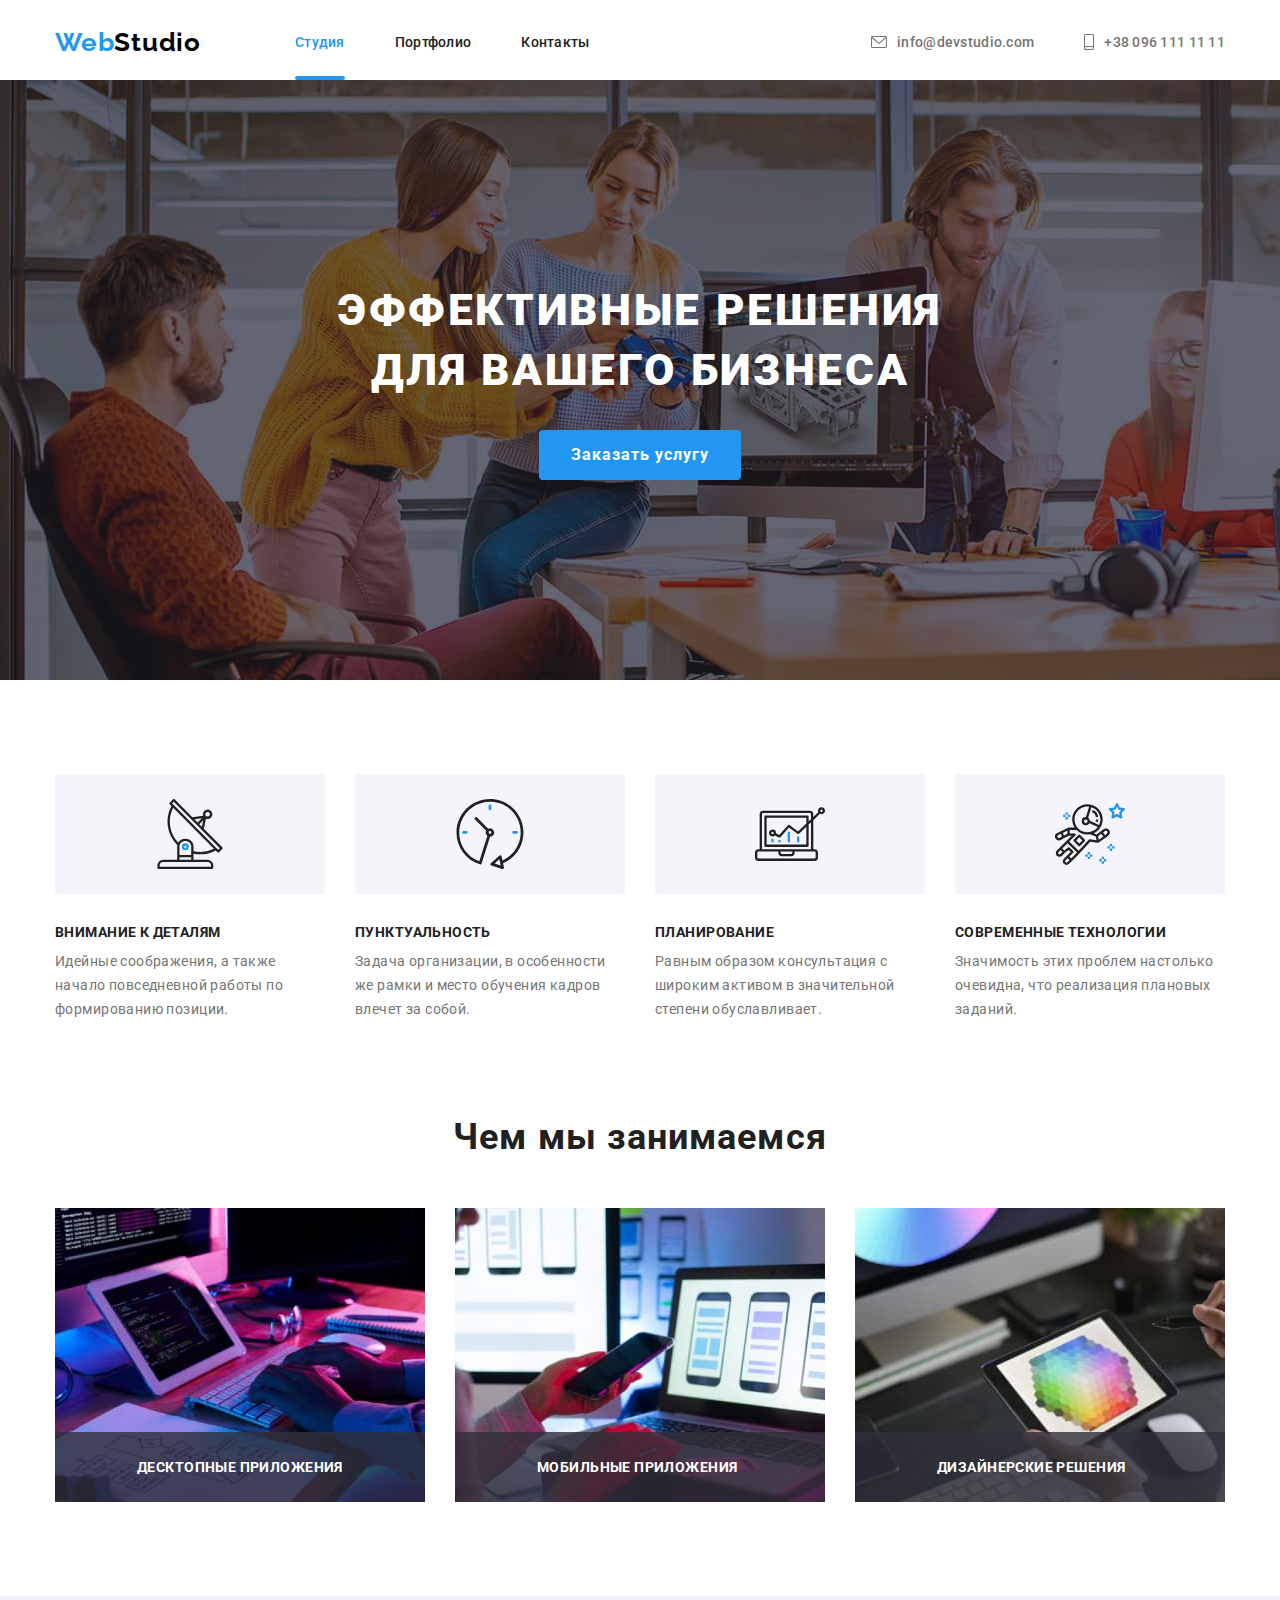
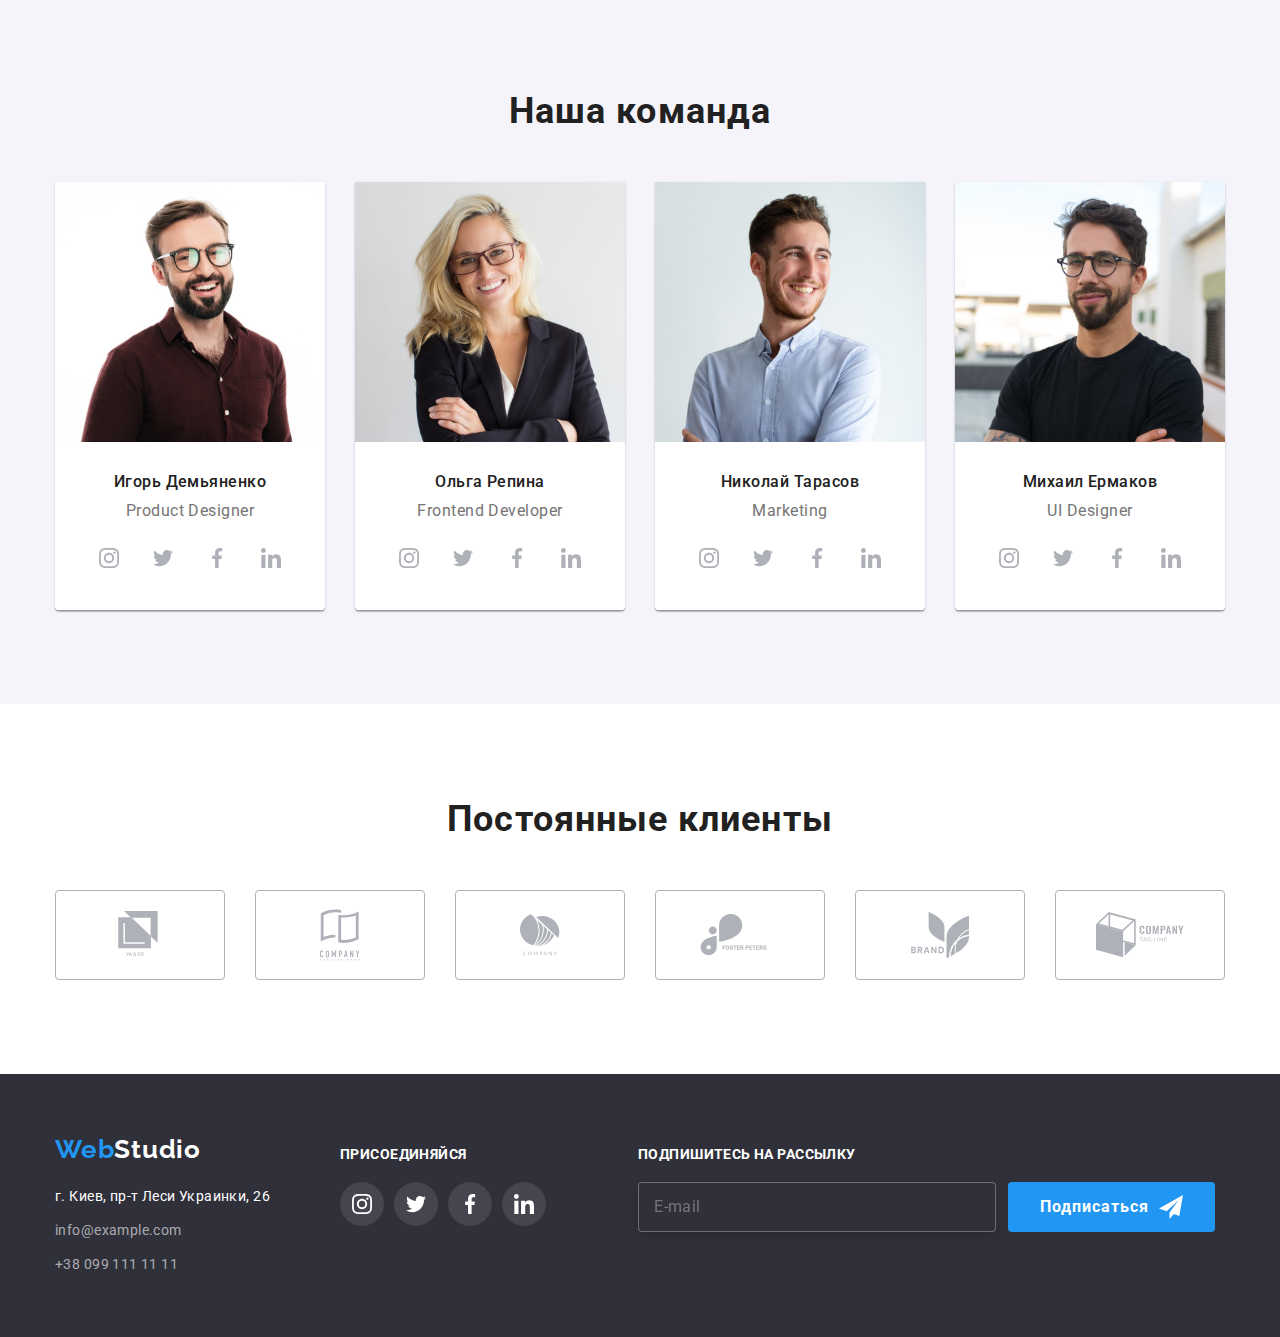
<file: index.html>
<!DOCTYPE html>
<html lang="ru">
<head>
    <meta charset="UTF-8">
    <meta name="viewport" content="width=device-width, initial-scale=1.0">
    <title>WebStudio</title>
    <link rel="stylesheet" href="https://cdnjs.cloudflare.com/ajax/libs/modern-normalize/1.0.0/modern-normalize.css">
    <link href="https://fonts.googleapis.com/css2?family=Raleway:wght@700&family=Roboto:wght@400;500;700;900&display=swap" rel="stylesheet">
    <link rel="stylesheet" href="./css/style.css">
</head>

<body>

    <!-- Шапка -->
    <header class="header">
        <div class="container">
            <nav class="navigation">
                <a class="logo link" href="./index.html" aria-label="логотип вебстудио"><span class="logo-part">Web</span>Studio</a>
            
                <ul class="navigation-list list">
                    <li class="navigation-list-item">
                        <a class="navigation-list-link active link" href="./index.html">Студия</a>
                    </li>
                    <li class="navigation-list-item">
                        <a class="navigation-list-link link" href="./portfolio.html">Портфолио</a>
                    </li>
                    <li class="navigation-list-item">
                        <a class="navigation-list-link link" href="">Контакты</a>
                    </li>
                </ul>
            </nav>
    
            <address class="address">
                <ul class="address-list list">
                    <li class="address-list-item">
                        <a class="address-link-item address link" href="mailto:info@devstudio.com">
                            <svg class="adress-icon" width="16" height="12">
                                <use href="./imeges/sprite.svg#icon-envelope"></use>
                            </svg>
                            info@devstudio.com</a>
                    </li>
                    <li class="address-list-item">
                        <a class="address-link-item address link" href="tel:+380961111111">
                            <svg class="adress-icon" width="10" height="16">
                                <use href="./imeges/sprite.svg#icon-smartphone"></use>
                            </svg>
                            +38 096 111 11 11</a>
                    </li>
                </ul>
            </address>
        </div>
    </header>
        

    <main>
        <!-- Главная секция -->
        <section class="main-section">
            <div class="container">
                <h1 class="main-section-title">Эффективные решения<br> для вашего бизнеса</h1>

                <button data-modal-open class="hero-btn" type="button">Заказать услугу</button>
            </div>
        </section>

        <!-- Секция Наши преимущества -->
        <section class="our-adventages-section">
            <div class="container">
                <h2 class="section-title visually-hidden">Наши преимущества</h2>
                <ul class="adventages-list list">
                    <li class="adventages-list-item">
                        <h3 class="adventages-subtitle">Внимание к деталям</h3>
                        <p class="adventages-text">Идейные соображения, а также начало повседневной работы по формированию позиции.</p>
                    </li>
                    <li class="adventages-list-item">
                        <h3 class="adventages-subtitle">Пунктуальность</h3>
                        <p class="adventages-text">Задача организации, в особенности же рамки и место обучения кадров влечет за собой.</p>
                    </li>
                    <li class="adventages-list-item">
                        <h3 class="adventages-subtitle">Планирование</h3>
                        <p class="adventages-text">Равным образом консультация с широким активом в значительной степени обуславливает.</p>
                    </li>
                    <li class="adventages-list-item">
                        <h3 class="adventages-subtitle">Современные технологии</h3>
                        <p class="adventages-text">Значимость этих проблем настолько очевидна, что реализация плановых заданий.</p>
                    </li>
                </ul>
            </div>
        </section>

        <!-- Секция Чем мы занимаемся -->
        <section class="what-are-we-doing-section">
            <div class="container">
                <h2 class="section-title">Чем мы занимаемся</h2>
                <ul class="we-doing-list list">
                    <li class="we-doing-item">
                        <img class="we-doing-img" src="./imeges/what-are-we-doing/box-1.jpg" alt="Человек печатает на клавиатуре" width="370" height="294">
                        <p class="we-doing-description">Десктопные приложения</p>
                    </li>
                    <li class="we-doing-item">
                        <img class="we-doing-img" src="./imeges/what-are-we-doing/box-2.jpg" alt="Человек сидит за ноутбуком и держит телефон" width="370" height="294">
                        <p class="we-doing-description">Мобильные приложения</p>
                    </li>
                    <li class="we-doing-item">
                        <img class="we-doing-img" src="./imeges/what-are-we-doing/box-3.jpg" alt="Человек держит планшет" width="370" height="294">
                        <p class="we-doing-description">Дизайнерские решения</p>
                    </li>
                </ul>
            </div>
        </section>

        <!-- Секция Наша команда -->
        <section class="our-team-section">
           <div class="container">
            <h2 class="section-title">Наша команда</h2>
            <ul class="our-team-list list">
                <li class="our-team-item">
                    <img class="our-team-img" src="./imeges/our-team/img-igor.jpg" alt="Мужчина в очках и сбородой" width="270" height="260">
                    <div class="our-team-discription">
                        <h3 class="our-team-subtitle">Игорь Демьяненко</h3>
                        <p class="our-team-text" lang="en">Product Designer</p>
                        <ul class="icon-list list">
                            <li class="icon-item">
                                <a href="" class="icon-link">
                                    <svg class="social-list-svg" width="20" height="20">
                                    <use href="./imeges/sprite.svg#icon-instagram"></use>
                                    </svg>
                                </a>
                            </li>
                            <li class="icon-item">
                                <a href="" class="icon-link">
                                    <svg class="social-list-svg" width="20" height="20">
                                    <use href="./imeges/sprite.svg#icon-twitter"></use>
                                    </svg>
                                </a>
                            </li>
                            <li class="icon-item">
                                <a href="" class="icon-link">
                                    <svg class="social-list-svg" width="20" height="20">
                                    <use href="./imeges/sprite.svg#icon-facebook"></use>
                                    </svg>
                                </a>                                
                            </li>
                            <li class="icon-item">
                                <a href="" class="icon-link">
                                    <svg class="social-list-svg" width="20" height="20">
                                    <use href="./imeges/sprite.svg#icon-linkedin"></use>
                                    </svg>
                                </a>                                
                            </li>
                        </ul>
                    </div>
                </li>
                <li class="our-team-item">
                    <img class="our-team-img" src="./imeges/our-team/img-olga.jpg" alt="Блондинка в очках" width="270" height="260">
                    <div class="our-team-discription">
                        <h3 class="our-team-subtitle">Ольга Репина</h3>
                        <p class="our-team-text" lang="en">Frontend Developer</p>
                        <ul class="icon-list list">
                            <li class="icon-item">
                                <a href="" class="icon-link">
                                    <svg class="social-list-svg" width="20" height="20">
                                    <use href="./imeges/sprite.svg#icon-instagram"></use>
                                    </svg>
                                </a>
                            </li>
                            <li class="icon-item">
                                <a href="" class="icon-link">
                                    <svg class="social-list-svg" width="20" height="20">
                                    <use href="./imeges/sprite.svg#icon-twitter"></use>
                                    </svg>
                                </a>
                            </li>
                            <li class="icon-item">
                                <a href="" class="icon-link">
                                    <svg class="social-list-svg" width="20" height="20">
                                    <use href="./imeges/sprite.svg#icon-facebook"></use>
                                    </svg>
                                </a>                                
                            </li>
                            <li class="icon-item">
                                <a href="" class="icon-link">
                                    <svg class="social-list-svg" width="20" height="20">
                                    <use href="./imeges/sprite.svg#icon-linkedin"></use>
                                    </svg>
                                </a>                                
                            </li>
                        </ul>
                    </div>  
                </li>
                <li class="our-team-item">
                    <img class="our-team-img" src="./imeges/our-team/img-nikolai.jpg" alt="Мужчина смотрит в сторону" width="270" height="260">
                    <div class="our-team-discription">
                        <h3 class="our-team-subtitle">Николай Тарасов</h3>
                        <p class="our-team-text" lang="en">Marketing</p>
                        <ul class="icon-list list">
                            <li class="icon-item">
                                <a href="" class="icon-link">
                                    <svg class="social-list-svg" width="20" height="20">
                                    <use href="./imeges/sprite.svg#icon-instagram"></use>
                                    </svg>
                                </a>
                            </li>
                            <li class="icon-item">
                                <a href="" class="icon-link">
                                    <svg class="social-list-svg" width="20" height="20">
                                    <use href="./imeges/sprite.svg#icon-twitter"></use>
                                    </svg>
                                </a>
                            </li>
                            <li class="icon-item">
                                <a href="" class="icon-link">
                                    <svg class="social-list-svg" width="20" height="20">
                                    <use href="./imeges/sprite.svg#icon-facebook"></use>
                                    </svg>
                                </a>                                
                            </li>
                            <li class="icon-item">
                                <a href="" class="icon-link">
                                    <svg class="social-list-svg" width="20" height="20">
                                    <use href="./imeges/sprite.svg#icon-linkedin"></use>
                                    </svg>
                                </a>                                
                            </li>
                        </ul>
                    </div>
                </li>
                <li class="our-team-item">
                    <img class="our-team-img" src="./imeges/our-team/img-mikhail.jpg" alt="Мужчина в очках и сбородой" width="270" height="260">
                    <div class="our-team-discription">
                        <h3 class="our-team-subtitle">Михаил Ермаков</h3>
                        <p class="our-team-text" lang="en">UI Designer</p>
                        <ul class="icon-list list">
                            <li class="icon-item">
                                <a href="" class="icon-link">
                                    <svg class="social-list-svg" width="20" height="20">
                                    <use href="./imeges/sprite.svg#icon-instagram"></use>
                                    </svg>
                                </a>
                            </li>
                            <li class="icon-item">
                                <a href="" class="icon-link">
                                    <svg class="social-list-svg" width="20" height="20">
                                    <use href="./imeges/sprite.svg#icon-twitter"></use>
                                    </svg>
                                </a>
                            </li>
                            <li class="icon-item">
                                <a href="" class="icon-link">
                                    <svg class="social-list-svg" width="20" height="20">
                                    <use href="./imeges/sprite.svg#icon-facebook"></use>
                                    </svg>
                                </a>                                
                            </li>
                            <li class="icon-item">
                                <a href="" class="icon-link">
                                    <svg class="social-list-svg" width="20" height="20">
                                    <use href="./imeges/sprite.svg#icon-linkedin"></use>
                                    </svg>
                                </a>                                
                            </li>
                        </ul>
                    </div>
                </li>
            </ul>
           </div>
        </section>

        <!-- Секция Постоянные клиенты -->
        <section class="clients">
            <div class="container">
                <h2 class="section-title">Постоянные клиенты</h2>
                <ul class="clients-list list">
                    <li class="clients-item">
                        <a class="clients-link" href="">
                            <svg class="clients-list-svg" width="44" height="48">
                                <use href="./imeges/sprite.svg#icon-logo-1"></use>
                            </svg>
                        </a>
                    </li>
                    <li class="clients-item">
                        <a class="clients-link" href="">
                            <svg class="clients-list-svg" width="40" height="52">
                                <use href="./imeges/sprite.svg#icon-logo-2"></use>
                            </svg>
                        </a>
                    </li>
                    <li class="clients-item">
                        <a class="clients-link" href="">
                            <svg class="clients-list-svg" width="40" height="42">
                                <use href="./imeges/sprite.svg#icon-logo-3"></use>
                            </svg>
                        </a>
                    </li>
                    <li class="clients-item">
                        <a class="clients-link" href="">
                            <svg class="clients-list-svg" width="80" height="42">
                                <use href="./imeges/sprite.svg#icon-logo-4"></use>
                            </svg>
                        </a>
                    </li>
                    <li class="clients-item">
                        <a class="clients-link" href="">
                            <svg class="clients-list-svg" width="58" height="46">
                                <use href="./imeges/sprite.svg#icon-logo-5"></use>
                            </svg>
                        </a>
                    </li>
                    <li class="clients-item">
                        <a class="clients-link" href="">
                            <svg class="clients-list-svg" width="88" height="46">
                                <use href="./imeges/sprite.svg#icon-logo-6"></use>
                            </svg>
                        </a>
                    </li>
                </ul>
            </div>
        </section>

        <!-- Модальное окно -->
        <div data-modal class="backdrop is-hidden">
            <div class="modal">
                <button data-modal-close class="button-close">
                    <svg class="button-close-svg" width="18" height="18">
                    <use href="./imeges/sprite.svg#icon-close-black-18dp-2-1"></use>
                    </svg>
                </button>
                <form class="form">
                    <h2 class="form-title" >Оставьте свои данные, мы вам перезвоним</h2>

                    <label class="form-field">Имя
                        <input class="form-input" type="text" name="name" placeholder=" ">
                        <svg class="form-icon-svg" width="18" height="18">
                            <use href="./imeges/sprite.svg#person"></use>
                        </svg>
                    </label>

                    <label class="form-field">Телефон
                        <input type="tel" name="tel" class="form-input" placeholder=" ">
                        <svg class="form-icon-svg" width="18" height="18">
                            <use href="./imeges/sprite.svg#phone"></use>
                        </svg>
                    </label>

                    <label class="form-field">Почта
                        <input type="email" name="email" class="form-input" placeholder=" ">
                        <svg class="form-icon-svg" width="18" height="18">
                            <use href="./imeges/sprite.svg#email"></use>
                        </svg>
                    </label>

                    <label class="form-field form-field_notmargin" >Комментарий
                        <textarea class="form-comment" name="comment" rows="7" placeholder="Введите текст"></textarea>
                    </label>

                    <label class="form-checkbox" >
                        <input class="form-checkbox-input" type="checkbox" value="agree" name="agree">
                        <span class="checkbox-icon"></span>
                        Соглашаюсь с рассылкой и принимаю 
                        <a class="form-checkbox-input-link" href="">Условия договора</a>
                    </label>

                    <button class="bn-send" type="submit">Отправить
                </form>
            </div>
        </div>
    </main>

    <!-- Подвал -->
    <footer class="footer">   
       <div class="container">
            <div class="contacts">
                <a class="logo logo-dark-theme link" href="./index.html" aria-label="логотип вебстудио"><span class="logo-part">Web</span>Studio</a>

                <address>
                    <ul class="footer-list list">
                        <li class="list-item">
                            <a class="footer-list-address link address" href="https://yandex.ru/maps/-/CCQxiAqx9C" target="_blank">г. Киев, пр-т Леси Украинки, 26</a>
                        </li>
                        <li class="list-item">
                            <a class="footer-list-mail link address" href="mailto:info@example.com">info@example.com</a>
                        </li>
                        <li class="list-item">
                            <a class="footer-list-tel link address" href="tel:+380991111111">+38 099 111 11 11</a>
                        </li>
                    </ul>
                </address>
            </div>

            <div class="social-list">
                <h2 class="footer-subtitle">Присоединяйся</h2>
                <ul class="social-list-items list">
                    <li class="social-item">
                        <a href="" class="icon-link">
                            <svg class="social-list-svg" width="20" height="20">
                            <use href="./imeges/sprite.svg#icon-instagram"></use>
                            </svg>
                        </a>
                    </li>
                    <li class="social-item">
                        <a href="" class="icon-link">
                            <svg class="social-list-svg" width="20" height="20">
                            <use href="./imeges/sprite.svg#icon-twitter"></use>
                            </svg>
                        </a>
                    </li>
                    <li class="social-item">
                        <a href="" class="icon-link">
                            <svg class="social-list-svg" width="20" height="20">
                            <use href="./imeges/sprite.svg#icon-facebook"></use>
                            </svg>
                        </a>
                    </li>
                    <li class="social-item">
                        <a href="" class="icon-link">
                            <svg class="social-list-svg" width="20" height="20">
                            <use href="./imeges/sprite.svg#icon-linkedin"></use>
                            </svg>
                        </a>
                    </li>
                </ul>
            </div>

            <div class="subscription">
                <form class="form subscription__form">
                    <label>
                        <p>Подпишитесь на рассылку</p>
                        <input type="email" name="E-mail" placeholder="E-mail">
                    </label>

                    <button class="bn-subscription" type="submit">Подписаться
                        <svg width="24" height="24">
                            <use width="24" height="24" href="./imeges/sprite.svg#icon-send"></use>
                        </svg>
                    </button>
                </form>
            </div>
       </div>
    </footer>
    <script src="./js/modal.js"></script>
</body>
</html>
</file>
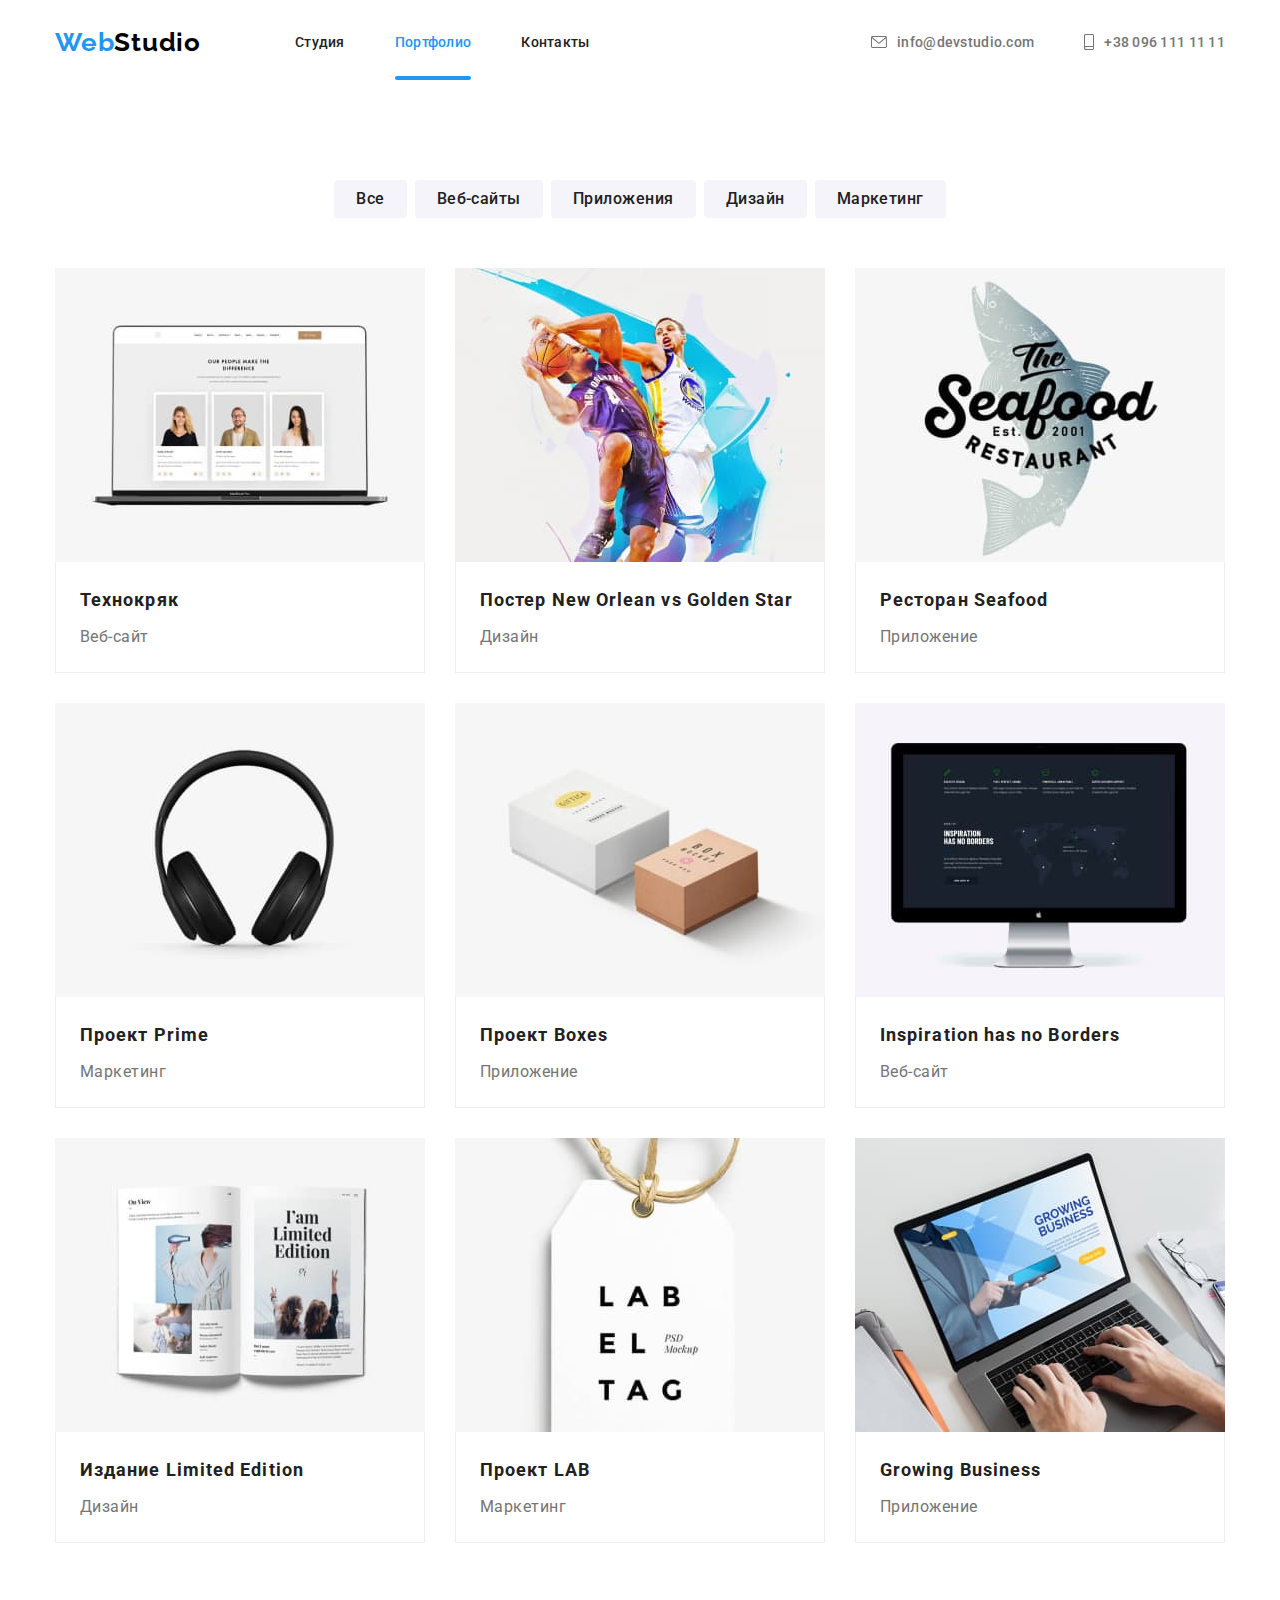
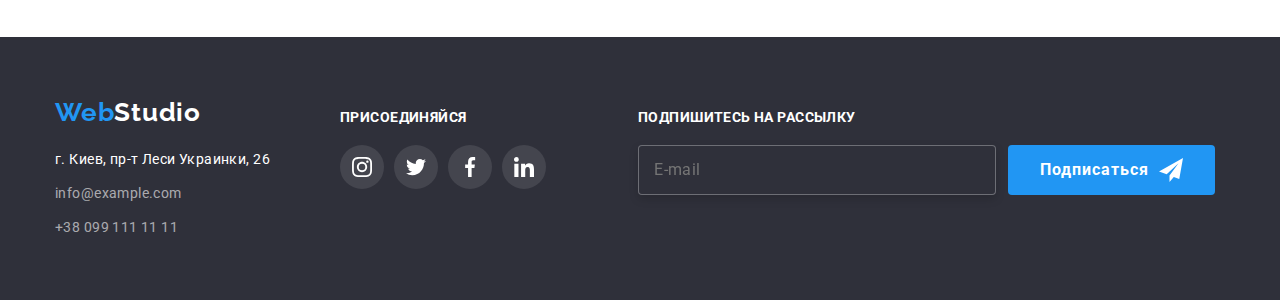
<file: portfolio.html>
<!DOCTYPE html>
<html lang="ru">
<head>
    <meta charset="UTF-8">
    <meta name="viewport" content="width=device-width, initial-scale=1.0">
    <title>WebStudio</title>
    <link rel="stylesheet" href="https://cdnjs.cloudflare.com/ajax/libs/modern-normalize/1.0.0/modern-normalize.css">
    <link href="https://fonts.googleapis.com/css2?family=Raleway:wght@700&family=Roboto:wght@400;500;700;900&display=swap" rel="stylesheet">
    <link rel="stylesheet" href="./css/style.css">
</head>
<body>

    <!-- Шапка -->
    <header class="header">
        <div class="container">
            <nav class="navigation">
                <a class="logo link" href="./index.html" aria-label="логотип вебстудио"><span class="logo-part">Web</span>Studio</a>
            
                <ul class="navigation-list list">
                    <li class="navigation-list-item">
                        <a class="navigation-list-link link" href="./index.html">Студия</a>
                    </li>
                    <li class="navigation-list-item">
                        <a class="navigation-list-link active link" href="./portfolio.html">Портфолио</a>
                    </li>
                    <li class="navigation-list-item">
                        <a class="navigation-list-link link" href="">Контакты</a>
                    </li>
                </ul>
            </nav>
    
            <address class="address">
                <ul class="address-list list">
                    <li class="address-list-item">
                        <a class="address-link-item address link" href="mailto:info@devstudio.com">
                            <svg class="adress-icon" width="16" height="12">
                                <use href="./imeges/sprite.svg#icon-envelope"></use>
                            </svg>
                            info@devstudio.com</a>
                    </li>
                    <li class="address-list-item">
                        <a class="address-link-item address link" href="tel:+380961111111">
                            <svg class="adress-icon" width="10" height="16">
                                <use href="./imeges/sprite.svg#icon-smartphone"></use>
                            </svg>
                            +38 096 111 11 11</a>
                    </li>
                </ul>
            </address>
        </div>
    </header>

    <main>

        <!-- Секция Портфоло -->
        <section class="portfolio-section">
            <div class="container">
                <h1 class="section-title visually-hidden">Портфолио</h1>

            <!-- Список фильтров -->
            <ul class="portfolio-filter-list list">
                <li class="portfolio-filter-item">
                    <button class="portfolio-filter-btn" type="button">Все</button>                   
                </li>
                <li class="portfolio-filter-item">
                    <button class="portfolio-filter-btn" type="button">Веб-сайты</button>
                </li>
                <li class="portfolio-filter-item">
                    <button class="portfolio-filter-btn" type="button">Приложения</button>
                </li>
                <li class="portfolio-filter-item">
                    <button class="portfolio-filter-btn" type="button">Дизайн</button>
                </li>
                <li class="portfolio-filter-item">
                    <button class="portfolio-filter-btn" type="button">Маркетинг</button>
                </li>
            </ul>

            <!-- Список проектов -->
            <ul class="projects-list list">
                <li class="project-item">
                    <a class="project-item-link link" href="">
                        <div class="project-item-description">
                            <img src="./imeges/our-projects/img-website-technokryak.jpg" alt="Страница сайта, открытая на ноутбуке" width="370">
                            <p class="project-item-desc">Технокряк это современная площадка распространения коронавируса. Компании используют эту платформу для цифрового шпионажа и атак на защищённые сервера конкурентов.</p>
                        </div>
                        <div class="project-content">
                            <h2 class="project-item-subtitle">Технокряк</h2>
                            <p class="project-item-text">Веб-сайт</p>
                        </div>
                    </a>
                </li>
                <li class="project-item">
                    <a class="project-item-link link" href="">
                        <div class="project-item-description">
                            <img class="project-item-img" src="./imeges/our-projects/img-poster-new-orlean.jpg" alt="двое мужчин играют в баскетбол" width="370">
                            <p class="project-item-desc">Технокряк это современная площадка распространения коронавируса. Компании используют эту платформу для цифрового шпионажа и атак на защищённые сервера конкурентов.</p>
                        </div>                        
                        <div class="project-content">
                            <h2 class="project-item-subtitle">Постер New Orlean vs Golden Star</h2>
                            <p class="project-item-text">Дизайн</p>
                        </div>
                    </a>
                </li>
                <li class="project-item">
                    <a class="project-item-link link" href="">
                        <div class="project-item-description">
                            <img class="project-item-img" src="./imeges/our-projects/img-app-restaurant-seafood.jpg" alt="Логотип ресторна сифуд" width="370">
                            <p class="project-item-desc">Технокряк это современная площадка распространения коронавируса. Компании используют эту платформу для цифрового шпионажа и атак на защищённые сервера конкурентов.</p>
                        </div>                        
                        <div class="project-content">
                            <h2 class="project-item-subtitle">Ресторан Seafood</h2>
                            <p class="project-item-text">Приложение</p>
                        </div>
                    </a>
                </li>
                <li class="project-item">
                    <a class="project-item-link link" href="">
                        <div class="project-item-description">
                            <img class="project-item-img" src="./imeges/our-projects/img-project-prime.jpg" alt="Черные наушники" width="370">
                            <p class="project-item-desc">Технокряк это современная площадка распространения коронавируса. Компании используют эту платформу для цифрового шпионажа и атак на защищённые сервера конкурентов.</p>
                        </div>                        
                        <div class="project-content">
                            <h2 class="project-item-subtitle">Проект Prime</h2>
                            <p class="project-item-text">Маркетинг</p>
                        </div>
                    </a>
                </li>
                <li class="project-item">
                    <a class="project-item-link link" href="">
                        <div class="project-item-description">
                            <img class="project-item-img" src="./imeges/our-projects/img-app-project-boxes.jpg" alt="Две коробки" width="370">
                            <p class="project-item-desc">Технокряк это современная площадка распространения коронавируса. Компании используют эту платформу для цифрового шпионажа и атак на защищённые сервера конкурентов.</p>
                        </div>                        
                        <div class="project-content">
                            <h2 class="project-item-subtitle">Проект Boxes</h2>
                            <p class="project-item-text">Приложение</p>
                        </div>
                    </a>
                </li>
                <li class="project-item">
                    <a class="project-item-link link" href="">
                        <div class="project-item-description">
                            <img class="project-item-img" src="./imeges/our-projects/img-website-inspiration.jpg" alt="Изображение сайта на мониторе" width="370">
                            <p class="project-item-desc">Технокряк это современная площадка распространения коронавируса. Компании используют эту платформу для цифрового шпионажа и атак на защищённые сервера конкурентов.</p>
                        </div>                        
                        <div class="project-content">
                            <h2 class="project-item-subtitle">Inspiration has no Borders</h2>
                            <p class="project-item-text">Веб-сайт</p>
                        </div>
                    </a>
                </li>
                <li class="project-item">
                    <a class="project-item-link link" href="">
                        <div class="project-item-description">
                            <img class="project-item-img" src="./imeges/our-projects/img-edition-limited-edition.jpg" alt="Развернутая книга" width="370">
                            <p class="project-item-desc">Технокряк это современная площадка распространения коронавируса. Компании используют эту платформу для цифрового шпионажа и атак на защищённые сервера конкурентов.</p>
                        </div>                        
                        <div class="project-content">
                            <h2 class="project-item-subtitle">Издание Limited Edition</h2>
                            <p class="project-item-text">Дизайн</p>
                        </div>
                    </a>
                </li>
                <li class="project-item">
                    <a class="project-item-link link" href="">
                        <div class="project-item-description">
                            <img class="project-item-img" src="./imeges/our-projects/img-project-lab.jpg" alt="Надпись Лаб на бирке" width="370">
                            <p class="project-item-desc">Технокряк это современная площадка распространения коронавируса. Компании используют эту платформу для цифрового шпионажа и атак на защищённые сервера конкурентов.</p>
                        </div>                        
                        <div class="project-content">
                            <h2 class="project-item-subtitle">Проект LAB</h2>
                            <p class="project-item-text">Маркетинг</p>
                        </div>
                    </a>
                </li>
                <li class="project-item">
                    <a class="project-item-link link" href="">
                        <div class="project-item-description">
                            <img class="project-item-img" src="./imeges/our-projects/img-app-growing-business.jpg" alt="Человек печатает на ноутбуке" width="370">
                            <p class="project-item-desc">Технокряк это современная площадка распространения коронавируса. Компании используют эту платформу для цифрового шпионажа и атак на защищённые сервера конкурентов.</p>
                        </div>                        
                        <div class="project-content">
                            <h2 class="project-item-subtitle">Growing Business</h2>
                            <p class="project-item-text">Приложение</p>
                        </div>
                    </a>
                </li>
            </ul>
            </div>
        </section>
    </main>

    <!-- Подвал -->
    <footer class="footer">   
        <div class="container">
             <div class="contacts">
                 <a class="logo logo-dark-theme link" href="./index.html" aria-label="логотип вебстудио"><span class="logo-part">Web</span>Studio</a>
 
                 <address>
                     <ul class="footer-list list">
                         <li class="list-item">
                             <a class="footer-list-address link address" href="https://yandex.ru/maps/-/CCQxiAqx9C" target="_blank">г. Киев, пр-т Леси Украинки, 26</a>
                         </li>
                         <li class="list-item">
                             <a class="footer-list-mail link address" href="mailto:info@example.com">info@example.com</a>
                         </li>
                         <li class="list-item">
                             <a class="footer-list-tel link address" href="tel:+380991111111">+38 099 111 11 11</a>
                         </li>
                     </ul>
                 </address>
             </div>
 
             <div class="social-list">
                 <h2 class="footer-subtitle">Присоединяйся</h2>
                 <ul class="social-list-items list">
                     <li class="social-item">
                         <a href="" class="icon-link">
                             <svg class="social-list-svg" width="20" height="20">
                             <use href="./imeges/sprite.svg#icon-instagram"></use>
                             </svg>
                         </a>
                     </li>
                     <li class="social-item">
                         <a href="" class="icon-link">
                             <svg class="social-list-svg" width="20" height="20">
                             <use href="./imeges/sprite.svg#icon-twitter"></use>
                             </svg>
                         </a>
                     </li>
                     <li class="social-item">
                         <a href="" class="icon-link">
                             <svg class="social-list-svg" width="20" height="20">
                             <use href="./imeges/sprite.svg#icon-facebook"></use>
                             </svg>
                         </a>
                     </li>
                     <li class="social-item">
                         <a href="" class="icon-link">
                             <svg class="social-list-svg" width="20" height="20">
                             <use href="./imeges/sprite.svg#icon-linkedin"></use>
                             </svg>
                         </a>
                     </li>
                 </ul>
             </div>
 
             <div class="subscription">
                 <form class="form subscription__form">
                     <label>
                         <p>Подпишитесь на рассылку</p>
                         <input type="email" name="E-mail" placeholder="E-mail">
                     </label>
 
                     <button class="bn-subscription" type="submit">Подписаться
                         <svg width="24" height="24">
                             <use width="24" height="24" href="./imeges/sprite.svg#icon-send"></use>
                         </svg>
                     </button>
                 </form>
             </div>
        </div>
     </footer>
</body>
</html>
</file>
<file: css/style.css>
:root {
    --main-font: "Roboto", sans-serif;
    --secondary-font: "Raleway", sans-serif;
    --title-color-white-them: #212121;
    --title-color-dark-theme: #FFFFFF;
    --text-color: #757575;
    --accent-text-color: #2196F3;
    --text-btn-white-theme: #212121;
    --text-btn-dark-theme: #FFFFFF;
    --active-text-btn-white-theme: #FFFFFF;
    --active-text-btn-dark-theme: #212121;
}

*,
*::before,
*::after {
    margin: 0;
    padding: 0;
}

body {
    font-family: var(--main-font);
    font-style: normal;
    color: var(--text-color);
    background-color: #ffffff;
    
}

.list {
    list-style: none;
}

.link {
    text-decoration: none;
}

.address {
    font-style: normal;
}

img {
    display: block;
    max-width: 100%;
    height: auto;
}

/* COMPONENTS */

.container {
    width: 1200px;
    padding: 0 15px;
    margin-right: auto;
    margin-left: auto;
}

.section-title {
    margin-bottom: 50px;

    font-weight: 700;
    font-size: 36px;
    line-height: 1.167;
    text-align: center;
    letter-spacing: 0.03em;
    color: var(--title-color-white-them);
}

.visually-hidden {
    position: absolute;
    width: 1px;
    height: 1px;
    margin: -1px;
    border: 0;
    padding: 0;   
    white-space: nowrap;
    clip-path: inset(100%);
    clip: rect(0 0 0 0);
    overflow: hidden;
}


/* END COMPONENTS */

/* HEADER */

.header {
    padding-top: 4px;
}

.header .container {
    display: flex;
    align-items: center;
    }

.navigation {
    display: flex;
    align-items: center;
}

.navigation-list {
    display: flex;
}

.header>.container>.address {
    margin-left: auto;
}

.logo {
    font-family: var(--secondary-font);
    font-weight: 700;
    font-size: 26px;
    line-height: 1.192;
    letter-spacing: 0.03em;
    color: #000000;
}

.navigation .logo {
    margin-right: 94px;
}

.logo-part {
    color: var(--accent-text-color);
}

/* --links of menu-- */
.navigation-list-item:not(:last-child) {
    margin-right: 50px;
}

.navigation-list-link {
    display: block;
    padding-top: 30px;
    padding-bottom: 30px;
}

.navigation-list-link,
.address-link-item {
    font-weight: 500;
    font-size: 14px;
    line-height: 1.143;
    letter-spacing: 0.02em;

    transition-property: color; 
    transition-duration: 250ms;
    transition-timing-function: cubic-bezier(0.4, 0, 0.2, 1);
}

.navigation-list-link {
    color: var(--title-color-white-them);
}

/* --links of mail and tel-- */
.address-link-item {
    color: var(--text-color);
    fill: var(--text-color);
}

.navigation-list-link:hover,
.navigation-list-link:focus,
.address-link-item:hover,
.address-link-item:focus {
    color: var(--accent-text-color);
    fill: var(--accent-text-color);
}

.navigation-list-link.active {
    color: var(--accent-text-color);
    position: relative;
}



.navigation-list-link.active::after {
    display: block;
    position: absolute;
    bottom: 0;
    content: "";
    width: 100%;
    height: 4px;
    background-color: var(--accent-text-color);
    border-radius: 2px;
}

.address-list {
    display: flex;
}

.address-list-item:not(:last-child) {
    margin-right: 50px;
}

.adress-icon {
    margin-right: 10px;
}

.address-link-item {
    display: flex;
    align-items: center;
}

/* END HEADER */

/* MAIN SECTION */

.main-section .container {

    padding-top: 200px;
    padding-bottom: 200PX;
    text-align: center;
}

.main-section-title {
    
    margin-bottom: 30px;

    font-weight: 900;
    font-size: 44px;
    line-height: 1.364;
    text-align: center;
    letter-spacing: 0.06em;
    text-transform: uppercase;
    color: #FFFFFF;
}

.main-section {
    background-image: linear-gradient(rgba(47, 48, 58, 0.4),
    rgba(47, 48, 58, 0.4)), 
    url(../imeges/hero/bg.jpg);
    background-repeat: no-repeat;
    background-size: cover;
}

.hero-btn {
    padding: 10px 32px;

    font-family: var(--main-font);
    font-style: normal;
    font-weight: 700;
    font-size: 16px;
    line-height: 1.875;
    display: inline-block;
    
    
    letter-spacing: 0.06em;
    color: var(--text-btn-dark-theme);
    background: #2196F3;
    border-radius: 4px;
    border-style: none;

    cursor: pointer;

    transition-property: color, background-color; 
    transition-duration: 250ms;
    transition-timing-function: cubic-bezier(0.4, 0, 0.2, 1);
}

.hero-btn:hover,
.hero-btn:focus {
    color: var(--active-text-btn-dark-theme);
    background-color: #FFFFFF;
}

/* END MAIN SECTION */

/* OUR ADVENTAGES SECTION*/

.our-adventages-section .container {
    padding-top: 94px;
    padding-bottom: 94px;
}

.adventages-list {
    display: flex;
    justify-content: space-between;
}

.adventages-list-item {
    width: calc((100%-90px) / 4);
}

.adventages-list-item:not(:last-child) {
    margin-right: 30px;
}

.adventages-list-item:first-child::before {
    display: block;
    content: "";
    width: 270px;
    height: 120px;
    margin-bottom: 30px;
    background-color:#F5F4FA;
    background-image: url(../imeges/our-advantages/antenna.svg);
    border-radius: 4px;
    background-position: center;
    background-repeat: no-repeat;
}

.adventages-list-item:nth-child(2)::before {
    display: block;
    content: "";
    width: 270px;
    height: 120px;
    margin-bottom: 30px;
    background-color:#F5F4FA;
    background-image: url(../imeges/our-advantages/clock.svg);
    border-radius: 4px;
    background-position: center;
    background-repeat: no-repeat;
}

.adventages-list-item:nth-child(3)::before {
    display: block;
    content: "";
    width: 270px;
    height: 120px;
    margin-bottom: 30px;
    background-color:#F5F4FA;
background-image: url(../imeges/our-advantages/diagram.svg);
    border-radius: 4px;
    background-position: center;
    background-repeat: no-repeat;
}

.adventages-list-item:last-child::before {
    display: block;
    content: "";
    width: 270px;
    height: 120px;
    margin-bottom: 30px;
    background-color:#F5F4FA;
    background-image: url(../imeges/our-advantages/astronaut.svg);
    border-radius: 4px;
    background-position: center;
    background-repeat: no-repeat;
}

.adventages-subtitle {
    margin-bottom: 10px;

    font-weight: 700;
    font-size: 14px;
    line-height: 1.143;
    letter-spacing: 0.03em;
    text-transform: uppercase;
    color: var(--title-color-white-them);
}

.adventages-text {
    font-size: 14px;
    line-height: 1.714;
    letter-spacing: 0.03em;
}

/* END OUR ADVENTAGES SECTION*/

/* WHAT ARE WE DOING SECTION */

.what-are-we-doing-section .container {
    padding-bottom: 94px;
}

.we-doing-list {
    display: flex;
    justify-content: space-between;
}

.we-doing-item {
    position: relative;
}

.we-doing-item:not(:last-child) {
    margin-right: 30px;
}

.we-doing-description {
    position: absolute;
    bottom: 0;
    width: 100%;
    padding: 27px 82px;

    font-family: Roboto;
    font-weight: 700;
    font-size: 14px;
    line-height: 1.143;
    letter-spacing: 0.03em;
    text-transform: uppercase;
    color: var(--title-color-dark-theme);

    background-color: rgba(47, 48, 58, 0.8);
}

/* END WHAT ARE WE DOING SECTION */

/* OUR TEAM SECTION */

.our-team-section {
    background-color: #F5F4FA;
}

.our-team-section .container {
    padding-top: 94px;
    padding-bottom: 94px;
}

.our-team-list {
    display: flex;
    justify-content: space-between;
}

/* .our-team-item + .our-team-item {
    margin-left: 30px;
} */

.our-team-item {
    width: 270px;
    
    overflow: hidden;
    border-bottom-right-radius: 4px;
    border-bottom-left-radius: 4px;
    box-shadow: 0px 1px 3px rgba(0, 0, 0, 0.12), 0px 1px 1px rgba(0, 0, 0, 0.14), 0px 2px 1px rgba(0, 0, 0, 0.2);
}

.our-team-discription {
    padding: 30px 32px;

    background-color: #FFFFFF;
    text-align: center;
}

.our-team-subtitle {
    margin-bottom: 10px;

    font-weight: 500;
    font-size: 16px;
    line-height: 1.188;
    letter-spacing: 0.03em;
    color: var(--title-color-white-them);
}

.our-team-text {
    font-size: 16px;
    line-height: 1.188;
    letter-spacing: 0.03em;

    margin-bottom: 16px;
}

.our-team-section .icon-list {
    display: flex;
    justify-content: space-between;
}

.icon-list .icon-link {
    display: flex;
    align-items: center;
    justify-content: center;
    width: 44px;
    height: 44px;
    border-radius: 50%;
    background-color: #FFFFFF;
    fill: #AFB1B8;

    transition-property: background-color, fill; 
    transition-duration: 250ms;
    transition-timing-function: cubic-bezier(0.4, 0, 0.2, 1);
}

.icon-list .icon-link:hover,
.icon-list .icon-link:focus {
    background-color: var(--accent-text-color);
    fill: var(--text-btn-dark-theme);
}

/* END OUR TEAM SECTION */

/* REGULAR CLIENTS */

.clients .container {
    padding: 94px 15px;
}

.clients-list {
    display: flex;
    justify-content: space-between;
}

.clients-item:not(:last-child) {
    margin-right: 30px;
}

.clients-link {
    display: flex;
    align-items: center;
    justify-content: center;
    width: 170px;
    height: 90px;

    fill: #AFB1B8;
    border: 1px solid #AFB1B8;
    box-sizing: border-box;
    border-radius: 4px;

    transition-property: border, fill;
    transition-duration: 250ms;
    transition-timing-function: cubic-bezier(0.4, 0, 0.2, 1);
}

.clients-link:hover,
.clients-link:focus {
    border:1px solid var(--accent-text-color);
    fill: var(--accent-text-color);
}

/* END REGULAR CLIENTS */

/* PORTFOLIO SECTION */

.portfolio-section {
    padding-top: 100px;
    padding-bottom: 94px;
}

.portfolio-filter-list {
    display: flex;
    justify-content: center;
    margin-bottom: 50px;
}

.portfolio-filter-item:not(:last-child) {
    margin-right: 8px;
}

.portfolio-filter-btn {
    padding: 6px 22px;

    font-family: Roboto, sans-serif;
    font-style: normal;
    font-weight: 500;
    font-size: 16px;
    line-height: 1.625;
    letter-spacing: 0.03em;
    color: var(--text-btn-white-theme);
    background-color: #F5F4FA;
    border-style: none;
    border-radius: 4px;

    cursor: pointer;

    transition-property: color, background-color, box-shadow;
    transition-duration: 250ms;
    transition-timing-function: cubic-bezier(0.4, 0, 0.2, 1);
}

.portfolio-filter-btn:hover,
.portfolio-filter-btn:focus {
    color: var(--active-text-btn-white-theme);
    background-color: #2196F3;
    box-shadow: 0px 3px 1px rgba(0, 0, 0, 0.1), 0px 1px 2px rgba(0, 0, 0, 0.08), 0px 2px 2px rgba(0, 0, 0, 0.12);
}

.projects-list {
    display: flex;
    flex-wrap: wrap;
}

.project-item {
    width: calc((100% - 60px) / 3);
}

.project-item:not(:nth-child(3n)) {
    margin-right: 30px;
}

.project-item:not(:nth-last-child(-n+3)) {
    margin-bottom: 30px;
}

.project-item-description {
    position: relative;

    overflow: hidden;
}

.project-item-desc {
    position: absolute;
    top: 0;
    left: 0;
    width: 100%;
    height: 100%;
    padding: 63px 24px;
    font-size: 18px;
    line-height: 1.556;
    letter-spacing: 0.03em;
    color: var(--title-color-dark-theme);
    background-color: rgba(33, 150, 243, 0.9);

    transform: translatey(100%);
    transition-property: transform;
    transition-duration: 250ms;
    transition-timing-function: cubic-bezier(0.4, 0, 0.2, 1);
}

.project-item-link {
    display: block;

    transition-property: box-shadow;
    transition-duration: 250ms;
    transition-timing-function: cubic-bezier(0.4, 0, 0.2, 1);
}

.project-item-link:hover .project-item-desc,
.project-item-link:focus .project-item-desc {
    transform: translatey(0);
}

.project-item-link:hover,
.project-item-link:focus {
    box-shadow: 0px 1px 1px rgba(0, 0, 0, 0.12), 0px 4px 4px rgba(0, 0, 0, 0.06), 1px 4px 6px rgba(0, 0, 0, 0.16);
}

.project-content {
    padding: 20px 24px;

    border-right-width: 1px;
    border-right-style: solid;
    border-right-color: #EEEEEE;
    border-bottom-width: 1px;
    border-bottom-style: solid;
    border-bottom-color: #EEEEEE;
    border-left-width: 1px;
    border-left-style: solid;
    border-left-color: #EEEEEE;
}

.project-item-subtitle {
    margin-bottom: 4px;

    font-weight: 700;
    font-size: 18px;
    line-height: 2.000;
    letter-spacing: 0.06em;
    color: var(--title-color-white-them);
}

.project-item-text {
    font-size: 16px;
    line-height: 1.875;
    letter-spacing: 0.03em;
    color: var(--text-color);
}


/* END PORTFOLIO SECTION */

/* MODAL WINDOW */

.backdrop {
    position: fixed;
    top: 0;
    left: 0;
    width: 100%;
    height: 100%;

    z-index: 1;

    background-color: rgba(0, 0, 0, 0.2);
    
    transition-property: opacity;
    transition-duration: 250ms;
    transition-timing-function: cubic-bezier(0.4, 0, 0.2, 1);
}

.backdrop.is-hidden {
    opacity: 0;
    pointer-events: none;
}

.backdrop.is-hidden .modal {
    transform: translate(-50%, -50%) scale(0.1);
}

.modal {
    position: absolute;
    top: 50%;
    left: 50%;

    padding: 40px;
    z-index: 3;

    transform: translate(-50%, -50%) scale(1) rotate(360deg);
    transition-property: transform;
    transition-duration: 500ms;
    transition-timing-function: linear;
    
    min-width: 528px;
    min-height: 580px;

    background-color: #FFFFFF;
    box-shadow: 0px 1px 3px rgba(0, 0, 0, 0.12), 0px 1px 1px rgba(0, 0, 0, 0.14), 0px 2px 1px rgba(0, 0, 0, 0.2);
    border-radius: 4px;
}

.button-close {
    position: absolute;
    top: 8px;
    right: 8px;
    display: flex;
    justify-content: center;
    align-items: center;

    width: 30px;
    height: 30px;
    background-color: #fff;
    border: 1px solid rgba(0, 0, 0, 0.1);
    border-radius: 50%;

    cursor: pointer;

    transition-property: fill;
    transition-duration: 250ms;
    transition-timing-function: cubic-bezier(0.4, 0, 0.2, 1);
}

.button-close:hover,
.button-close:focus {
    fill: #2196F3;
}

.form-title {
    margin-bottom: 12px;

    font-size: 20px;
    line-height: 1.15;
    text-align: center;
    letter-spacing: 0.03em;
    color: var(--title-color-white-them);
}

.form-field {
    display: block;
    position: relative;

    margin-bottom: 10px;

    font-size: 12px;
    line-height: 1.167;
    letter-spacing: 0.01em;
}

.form-field_notmargin {
    margin: 0;
}

.form-input,
.form-comment {
    margin-top: 4px;

    display: block;

    width: 100%;

    font-size: 14px;
    line-height: 1.143;
    letter-spacing: 0.01em;

    border: 1px solid rgba(33, 33, 33, 0.2);
    border-radius: 4px;

    transition-property: border-color;
    transition-duration: 250ms;
    transition-timing-function: cubic-bezier(0.4, 0, 0.2, 1);
}

.form-input {
    padding-top: 11px;
    padding-right: 12px;
    padding-bottom: 11px;
    padding-left: 42px;
}

.form-icon-svg {
    position: absolute;
    bottom: 11px;
    left: 12px;

    transition-property: fill;
    transition-duration: 250ms;
    transition-timing-function: cubic-bezier(0.4, 0, 0.2, 1);
}

.form-comment {
    padding: 12px 16px;
    resize: none;
}

.form-comment::placeholder {
    font-size: 14px;
    line-height: 1.143;
    letter-spacing: 0.01em;
    color: rgba(117, 117, 117, 0.5);
}

.form-input:focus + .form-icon-svg,
.form-input:hover + .form-icon-svg {
    fill: var(--accent-text-color);
}

.form-input:focus,
.form-input:hover,
.form-comment:focus,
.form-comment:hover {
    border: 1px solid var(--accent-text-color);
    outline: none;
}

.form-input:not(:placeholder-shown),
.form-comment:not(:placeholder-shown) {
    border: 1px solid var(--accent-text-color);
    outline: none;
}

.form-input:not(:placeholder-shown) + .form-icon-svg {
    fill: var(--accent-text-color);
}

.form-checkbox {
    display: flex;
    align-items: center;
    justify-content: center;
    text-align: center;

    margin-top: 20px;
    margin-bottom: 30px;
    
    font-size: 14px;
    line-height: 1.714;
    letter-spacing: 0.03em;

    cursor: pointer;
}

.form-checkbox-input {
    -webkit-appearance: none;
    -moz-appearance: none;
    appearance: none;

    position: absolute;
}

.checkbox-icon {
    display: inline-block;
    width: 16px;
    height: 15px;
    margin-right: 8px;
    border: 2px solid #000000;
    border-radius: 2px;

    transition-property: background-color, border-color;
    transition-duration: 250ms;
    transition-timing-function: cubic-bezier(0.4, 0, 0.2, 1);
}

.form-checkbox-input:checked + .checkbox-icon {
    background-color: var(--accent-text-color);
    background-image: url(../imeges/modal/icon-check.svg);
    background-size: contain;
    background-origin: border-box;
    border-color: var(--accent-text-color);
}

.form-checkbox-input-link {
    font-size: 14px;
    line-height: 1.714;
    letter-spacing: 0.03em;
    text-decoration-line: underline;
    color: var(--accent-text-color);
}

.bn-send {
    display: block;
    padding: 10px 55px;
    margin: auto;

    font-family: var(--main-font);
    font-style: normal;
    font-weight: 700;
    font-size: 16px;
    line-height: 1.875;
    letter-spacing: 0.06em;
    color: var(--text-btn-dark-theme);
    background: var(--accent-text-color);
    border-radius: 4px;
    border-style: none;

    cursor: pointer;
}

/* END MODAL WINDOW */

/* FOOTER */

.footer .container {
    display: flex;
    align-items: flex-start;
    padding-top: 60px;
    padding-bottom: 60px;
}

.footer .contacts {
    margin-right: 70px;
}

.logo.logo-dark-theme {
    display: inline-block;
    margin-bottom: 20px;

    color: #FFFFFF;
}

.footer-list .list-item:not(:last-child) {
    margin-bottom: 10px;
}

.footer-list-address {
    font-size: 14px;
    line-height: 1.714;
    letter-spacing: 0.03em;
    color: #FFFFFF;
}

.footer-list-mail,
.footer-list-tel {
    font-size: 14px;
    line-height: 1.714;
    letter-spacing: 0.03em;
    color: rgba(255, 255, 255, 0.6);
}

.footer {
    /* width: 1600px;
    height: 252px;
    left: 0px;
    top: 2097px; */
    background: #2F303A;
}

.footer-list-address,
.footer-list-mail,
.footer-list-tel {
    transition-property: color;
    transition-duration: 250ms;
    transition-timing-function: cubic-bezier(0.4, 0, 0.2, 1);
}


.footer-list-address:hover,
.footer-list-address:focus,
.footer-list-mail:hover,
.footer-list-mail:focus,
.footer-list-tel:hover,
.footer-list-tel:focus {
    color: var(--accent-text-color);
}

.social-list {
    padding-top: 12px;
    margin-right: 92px;
}



.footer-subtitle,
.subscription label {

    font-weight: bold;
    font-size: 14px;
    line-height: 1.143;
    letter-spacing: 0.03em;
    text-transform: uppercase;
    color: var(--title-color-dark-theme);
}

.footer-subtitle {
    margin-bottom: 20px;
}

.social-list-items {
    display: flex;
    justify-content: space-between;
}

.social-item:not(:last-child) {
    margin-right: 10px;
}

.social-item .icon-link {
    display: flex;
    align-items: center;
    justify-content: center;
    width: 44px;
    height: 44px;
    border-radius: 50%;
    background-color:rgba(255, 255, 255, 0.1);
    fill: var(--text-btn-dark-theme);

    transition-property: background-color;
    transition-duration: 250ms;
    transition-timing-function: cubic-bezier(0.4, 0, 0.2, 1);
}

.social-item .icon-link:hover,
.social-item .icon-link:focus {
    background-color: var(--accent-text-color);
}

.subscription {
    padding-top: 12px;
}

.subscription__form {
    display: flex;
    align-items: flex-end;
}

.subscription label {
    display: inline-block;

    margin-right: 12px;
}

.subscription input {
    display: block;

    width: 358px;
    height: 50px;
    padding: 16px 15px;

    font-size: 16px;
    line-height: 1.250;
    letter-spacing: 0.03em;
    color: var(--text-btn-dark-theme);

    background-color: #2F303A;
    border: 1px solid rgba(255, 255, 255, 0.3);
    box-sizing: border-box;
    filter: drop-shadow(0px 4px 4px rgba(0, 0, 0, 0.15));
    border-radius: 4px;
}

.subscription label p {
    margin-bottom: 20px;
}

.bn-subscription svg {
    fill: #FFFFFF;

    margin-left: 10px;

    transition-property: fill; 
    transition-duration: 250ms;
    transition-timing-function: cubic-bezier(0.4, 0, 0.2, 1);
}

.bn-subscription {
    display: flex;
    align-items: center;
    height: 50px;
    padding: 10px 32px;

    font-family: var(--main-font);
    font-style: normal;
    font-weight: 700;
    font-size: 16px;
    line-height: 1.875;
        
    letter-spacing: 0.06em;
    color: var(--text-btn-dark-theme);
    background: #2196F3;
    border-radius: 4px;
    border-style: none;

    cursor: pointer;

    transition-property: color, fill, background-color; 
    transition-duration: 250ms;
    transition-timing-function: cubic-bezier(0.4, 0, 0.2, 1);
}

.bn-subscription:hover,
.bn-subscription:focus,
.bn-subscription:hover svg,
.bn-subscription:focus svg {
    color: var(--active-text-btn-dark-theme);
    fill: var(--active-text-btn-dark-theme);
    background-color: #FFFFFF;
    
}



/* END FOOTER */
</file>
